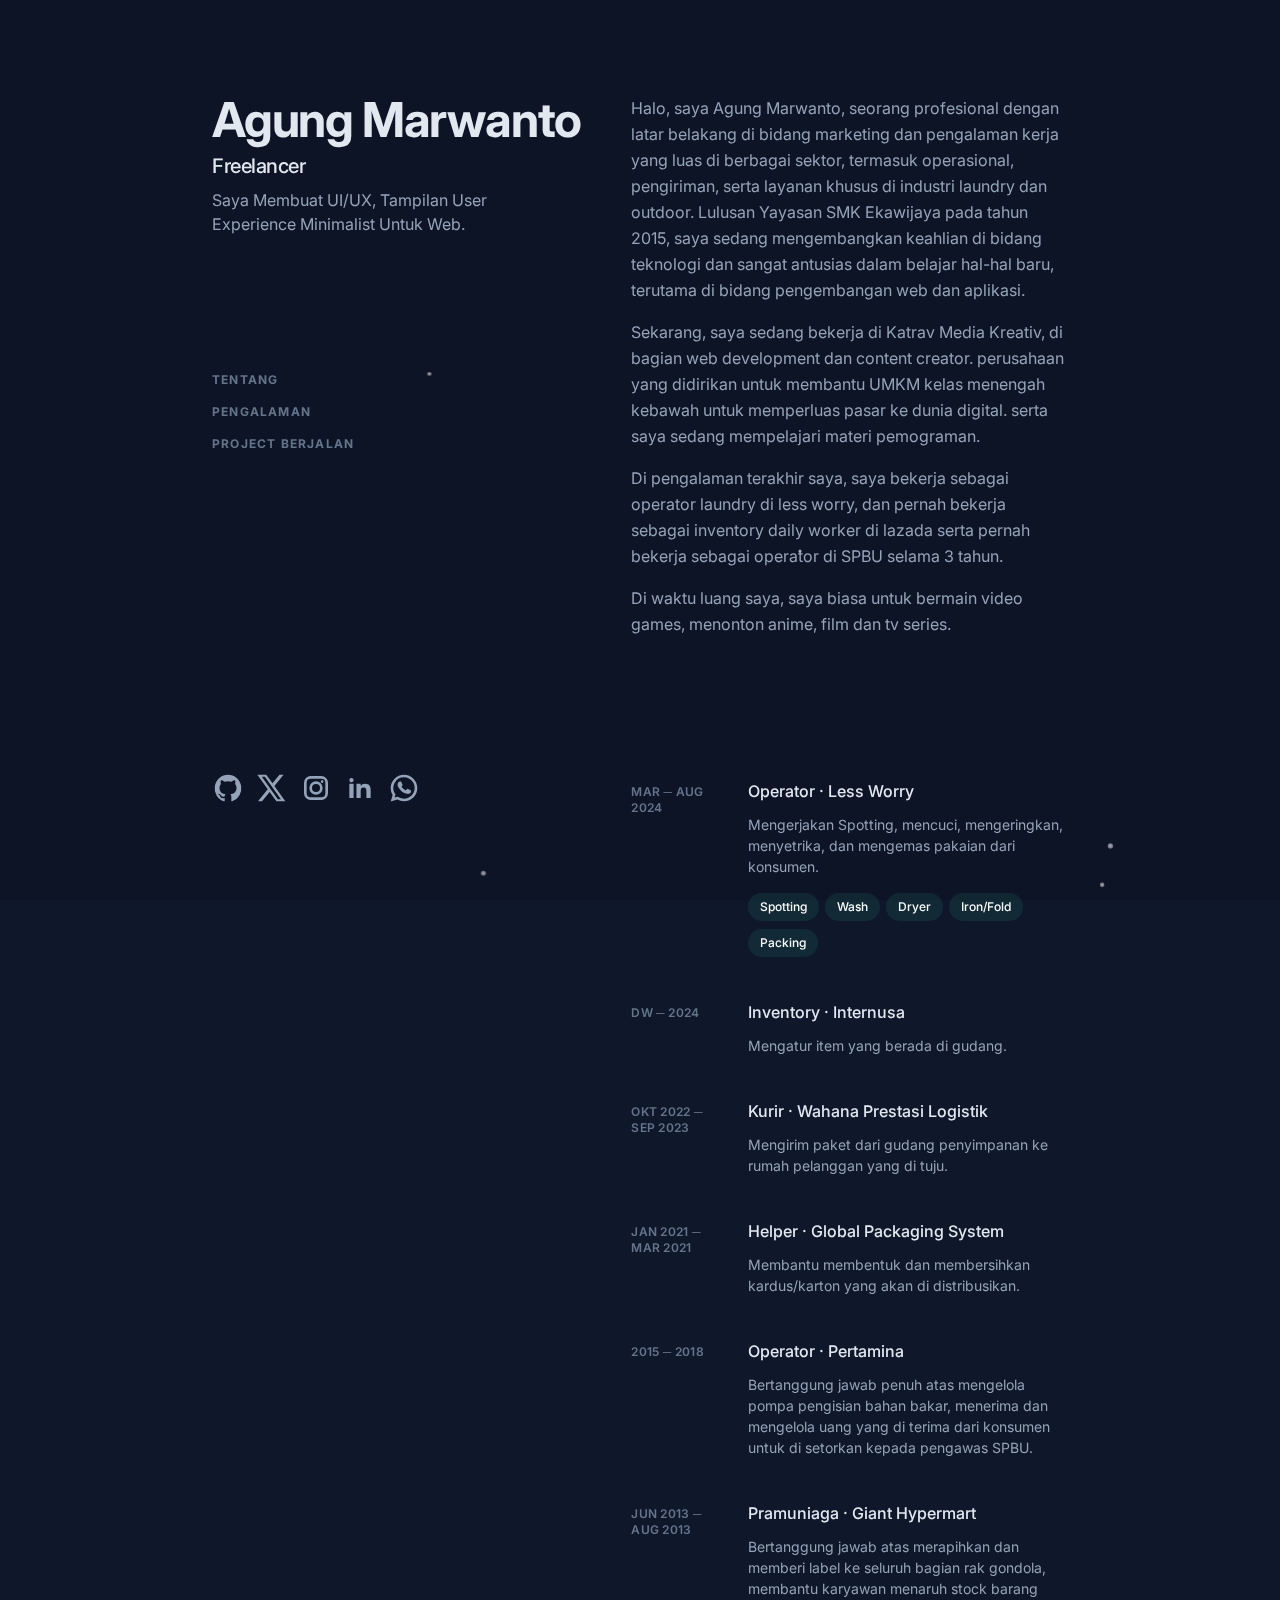
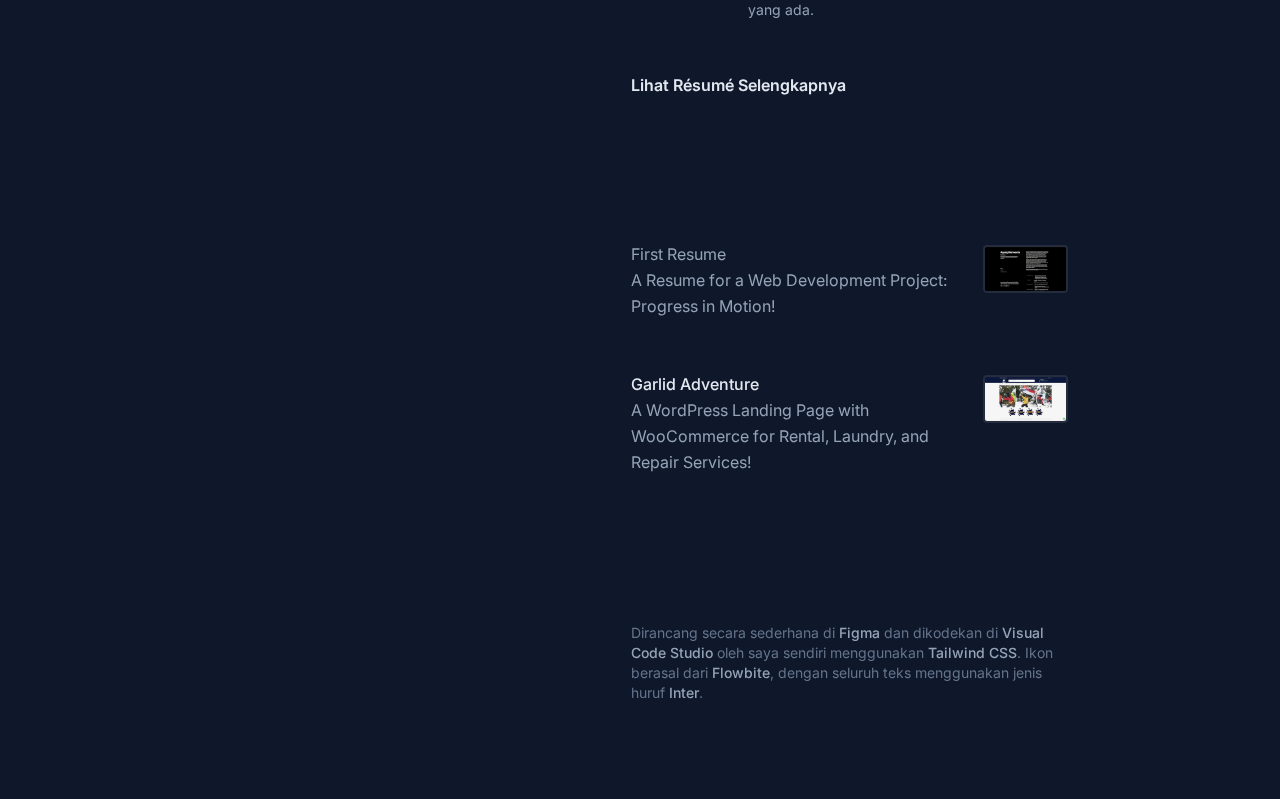
<file: index.html>
<!DOCTYPE html>
<html lang="id">

<head>
    <meta charset="UTF-8">
    <meta name="viewport" content="width=device-width, initial-scale=1.0">
    <title>Agung Marwanto</title>
    <link rel="preconnect" href="https://fonts.googleapis.com">
    <link rel="preconnect" href="https://fonts.gstatic.com" crossorigin>
    <link
        href="https://fonts.googleapis.com/css2?family=Inter:ital,opsz,wght@0,14..32,100..900;1,14..32,100..900&display=swap"
        rel="stylesheet">
    <link rel="stylesheet" href="css/styles.css">
    <style>
        /* Animated Dots Background */
        .animated-dots-container {
            position: fixed;
            top: 0;
            left: 0;
            width: 100vw;
            height: 100vh;
            z-index: -1;
            pointer-events: none;
        }

        .animated-dots-canvas {
            display: block;
            width: 100%;
            height: 100%;
            background: transparent;
        }

        /* Ensure content stays above background */
        #__Next {
            position: relative;
            z-index: 1;
        }
    </style>
</head>

<body class="bg-slate-900 leading-relaxed text-slate-400 antialiased scroll-smooth">
    <!-- Animated Dots Background -->
    <div id="dotsBackground" class="animated-dots-container"></div>
    <div id="__Next" class="relative">
        <div class="mx-auto min-h-screen max-w-screen-xl p-5 font-sans md:px-10 md:py-20 lg:py-0 lg:w-[70%]">
            <a href="#content"
                class="absolute left-0 top-0 block rounded -translate-x-full font-bold uppercase tracking-widest text-white focus-visible:translate-x-0 ">Langsung
                Ke Content</a>
            <div class="lg:flex lg:justify-between lg:gap-4">
                <header
                    class="lg:sticky lg:top-0 lg:flex lg:max-h-screen lg:w-[48%] lg:flex-col lg:justify-between lg:py-24">
                    <div>
                        <h1 class="text-4xl tracking-tight font-bold text-slate-200 sm:text-5xl"><a
                                href="/index.html">Agung Marwanto</a></h1>
                        <h2 class="mt-2 text-lg font-medium tracking-tight text-slate-200 sm:text-xl">Freelancer</h2>
                        <p class="mt-2 max-w-xs leading-normal">Saya Membuat UI/UX, Tampilan User Experience Minimalist
                            Untuk Web.</p>
                        <nav class="hidden lg:block" aria-label="Halaman Yang Dituju">
                            <ul class="mt-32 w-max">
                                <li><a class="group flex items-center py-2" href="#tentang">
                                        <span
                                            class="text-xs font-bold uppercase tracking-widest text-slate-500 group-hover:text-slate-200 group-focus-visible:text-slate-200 transform hover:translate-x-5 transition-colors duration-300">Tentang</span>
                                    </a></li>
                                <li><a class="group flex items-center py-2" href="#pengalaman">
                                        <span
                                            class="text-xs font-bold uppercase tracking-widest text-slate-500 group-hover:text-slate-200 group-focus-visible:text-slate-200 transform hover:translate-x-5 transition-colors duration-300">Pengalaman</span>
                                    </a></li>
                                <li><a class="group flex items-center py-2" href="#project">
                                        <span
                                            class="text-xs font-bold uppercase tracking-widest text-slate-500 group-hover:text-slate-200 group-focus-visible:text-slate-200 transform hover:translate-x-5 transition-colors duration-300">Project
                                            Berjalan</span>
                                    </a></li>
                            </ul>
                        </nav>
                    </div>
                    <ul class="mt-20 flex items-center" aria-label="Social Media Links">
                        <!-- GitHub -->
                        <li class="mr-3 shrink-0 text-xs">
                            <a class="block hover:text-slate-200" href="https://github.com/DevError-pixel"
                                target="_blank" rel="noopener noreferrer" aria-label="Visit GitHub profile in a new tab"
                                title="GitHub">
                                <span class="sr-only">GitHub</span>
                                <svg class="w-8 h-8 text-slate-400 hover:text-slate-200 transition-colors duration-300"
                                    aria-hidden="true" xmlns="http://www.w3.org/2000/svg" width="24" height="24"
                                    fill="currentColor" viewBox="0 0 24 24">
                                    <path fill-rule="evenodd"
                                        d="M12.006 2a9.847 9.847 0 0 0-6.484 2.44 10.32 10.32 0 0 0-3.393 6.17 10.48 10.48 0 0 0 1.317 6.955 10.045 10.045 0 0 0 5.4 4.418c.504.095.683-.223.683-.494 0-.245-.01-1.052-.014-1.908-2.78.62-3.366-1.21-3.366-1.21a2.711 2.711 0 0 0-1.11-1.5c-.907-.637.07-.621.07-.621.317.044.62.163.885.346.266.183.487.426.647.71.135.253.318.476.538.655a2.079 2.079 0 0 0 2.37.196c.045-.52.27-1.006.635-1.37-2.219-.259-4.554-1.138-4.554-5.07a4.022 4.022 0 0 1 1.031-2.75 3.77 3.77 0 0 1 .096-2.713s.839-.275 2.749 1.05a9.26 9.26 0 0 1 5.004 0c1.906-1.325 2.74-1.05 2.74-1.05.37.858.406 1.828.101 2.713a4.017 4.017 0 0 1 1.029 2.75c0 3.939-2.339 4.805-4.564 5.058a2.471 2.471 0 0 1 .679 1.897c0 1.372-.012 2.477-.012 2.814 0 .272.18.592.687.492a10.05 10.05 0 0 0 5.388-4.421 10.473 10.473 0 0 0 1.313-6.948 10.32 10.32 0 0 0-3.39-6.165A9.847 9.847 0 0 0 12.007 2Z"
                                        clip-rule="evenodd" />
                                </svg>
                            </a>
                        </li>
                        <!-- Twitter -->
                        <li class="mr-3 shrink-0 text-xs">
                            <a class="block hover:text-slate-200" href="https://x.com/AgungDez" target="_blank"
                                rel="noopener noreferrer" aria-label="Visit Twitter profile in a new tab"
                                title="Twitter">
                                <svg class="w-8 h-8 text-slate-400 hover:text-slate-200 transition-colors duration-300"
                                    aria-hidden="true" xmlns="http://www.w3.org/2000/svg" width="24" height="24"
                                    fill="currentColor" viewBox="0 0 24 24">
                                    <path
                                        d="M13.795 10.533 20.68 2h-3.073l-5.255 6.517L7.69 2H1l7.806 10.91L1.47 22h3.074l5.705-7.07L15.31 22H22l-8.205-11.467Zm-2.38 2.95L9.97 11.464 4.36 3.627h2.31l4.528 6.317 1.443 2.02 6.018 8.409h-2.31l-4.934-6.89Z" />
                                </svg>
                            </a>
                        </li>
                        <!-- Instagram -->
                        <li class="mr-3 shrink-0 text-xs">
                            <a class="block hover:text-slate-200 transition" href="https://www.instagram.com/__agungm/"
                                target="_blank" rel="noopener noreferrer"
                                aria-label="Visit Instagram profile in a new tab" title="Instagram">
                                <span class="sr-only">Instagram</span>
                                <svg class="w-8 h-8 text-slate-400 hover:text-slate-200 transition-colors duration-300"
                                    aria-hidden="true" xmlns="http://www.w3.org/2000/svg" width="24" height="24"
                                    fill="none" viewBox="0 0 24 24">
                                    <path fill="currentColor" fill-rule="evenodd"
                                        d="M3 8a5 5 0 0 1 5-5h8a5 5 0 0 1 5 5v8a5 5 0 0 1-5 5H8a5 5 0 0 1-5-5V8Zm5-3a3 3 0 0 0-3 3v8a3 3 0 0 0 3 3h8a3 3 0 0 0 3-3V8a3 3 0 0 0-3-3H8Zm7.597 2.214a1 1 0 0 1 1-1h.01a1 1 0 1 1 0 2h-.01a1 1 0 0 1-1-1ZM12 9a3 3 0 1 0 0 6 3 3 0 0 0 0-6Zm-5 3a5 5 0 1 1 10 0 5 5 0 0 1-10 0Z"
                                        clip-rule="evenodd" />
                                </svg>
                        </li>
                        <!-- LinkedIn -->
                        <li class="mr-3 shrink-0 text-xs">
                            <a class="block hover:text-slate-200 transition"
                                href="https://www.linkedin.com/in/agungmarwanto/" target="_blank"
                                rel="noopener noreferrer" aria-label="Visit LinkedIn profile in a new tab"
                                title="LinkedIn">
                                <span class="sr-only">LinkedIn</span>
                                <svg class="w-8 h-8 text-slate-400 hover:text-slate-200 transition-colors duration-300"
                                    aria-hidden="true" xmlns="http://www.w3.org/2000/svg" width="24" height="24"
                                    fill="currentColor" viewBox="0 0 24 24">
                                    <path fill-rule="evenodd"
                                        d="M12.51 8.796v1.697a3.738 3.738 0 0 1 3.288-1.684c3.455 0 4.202 2.16 4.202 4.97V19.5h-3.2v-5.072c0-1.21-.244-2.766-2.128-2.766-1.827 0-2.139 1.317-2.139 2.676V19.5h-3.19V8.796h3.168ZM7.2 6.106a1.61 1.61 0 0 1-.988 1.483 1.595 1.595 0 0 1-1.743-.348A1.607 1.607 0 0 1 5.6 4.5a1.601 1.601 0 0 1 1.6 1.606Z"
                                        clip-rule="evenodd" />
                                    <path d="M7.2 8.809H4V19.5h3.2V8.809Z" />
                                </svg>
                        </li>
                        <!-- WhatsApp -->
                        <li class="mr-3 shrink-0 text-xs">
                            <a class="block hover:text-slate-200 transition" href="https://wa.me/6289605905457"
                                target="_blank" rel="noopener noreferrer" aria-label="Contact via WhatsApp"
                                title="WhatsApp">
                                <span class="sr-only">WhatsApp</span>
                                <svg class="w-8 h-8 text-slate-400 hover:text-slate-200 transition-colors duration-300"
                                    aria-hidden="true" xmlns="http://www.w3.org/2000/svg" width="24" height="24"
                                    fill="none" viewBox="0 0 24 24">
                                    <path fill="currentColor" fill-rule="evenodd"
                                        d="M12 4a8 8 0 0 0-6.895 12.06l.569.718-.697 2.359 2.32-.648.379.243A8 8 0 1 0 12 4ZM2 12C2 6.477 6.477 2 12 2s10 4.477 10 10-4.477 10-10 10a9.96 9.96 0 0 1-5.016-1.347l-4.948 1.382 1.426-4.829-.006-.007-.033-.055A9.958 9.958 0 0 1 2 12Z"
                                        clip-rule="evenodd" />
                                    <path fill="currentColor"
                                        d="M16.735 13.492c-.038-.018-1.497-.736-1.756-.83a1.008 1.008 0 0 0-.34-.075c-.196 0-.362.098-.49.291-.146.217-.587.732-.723.886-.018.02-.042.045-.057.045-.013 0-.239-.093-.307-.123-1.564-.68-2.751-2.313-2.914-2.589-.023-.04-.024-.057-.024-.057.005-.021.058-.074.085-.101.08-.079.166-.182.249-.283l.117-.14c.121-.14.175-.25.237-.375l.033-.066a.68.68 0 0 0-.02-.64c-.034-.069-.65-1.555-.715-1.711-.158-.377-.366-.552-.655-.552-.027 0 0 0-.112.005-.137.005-.883.104-1.213.311-.35.22-.94.924-.94 2.16 0 1.112.705 2.162 1.008 2.561l.041.06c1.161 1.695 2.608 2.951 4.074 3.537 1.412.564 2.081.63 2.461.63.16 0 .288-.013.4-.024l.072-.007c.488-.043 1.56-.599 1.804-1.276.192-.534.243-1.117.115-1.329-.088-.144-.239-.216-.43-.308Z" />
                                </svg>
                            </a>
                        </li>
                    </ul>
                </header>
                <div id="content" class="pt-24 lg:w-[52%] lg:py-24 scroll-smooth">
                    <section id="tentang" class="mb-16 scroll-mt-16 md:mb-24 lg:mb-36 lg:scroll-mt-24">
                        <div
                            class="sticky top-0 z-20 -mx-6 mb-4 w-screen bg-slate-900/75 px-6 py-5 backdrop-blur md:mx-12 md:px-12 lg:sr-only lg:relative lg:top-auto lg:mx-auto lg:w-full lg:px-0 lg:py-0 lg:opacity-0">
                            <h2 class="text-sm font-bold uppercase tracking-widest text-slate-200 lg:sr-only">Tentang
                                Saya</h2>
                        </div>
                        <div>
                            <p class="mb-4">Halo, saya Agung Marwanto, seorang profesional dengan latar belakang di
                                bidang marketing
                                dan pengalaman kerja yang luas di berbagai sektor, termasuk operasional, pengiriman,
                                serta
                                layanan
                                khusus di industri laundry dan outdoor. Lulusan Yayasan SMK Ekawijaya pada tahun 2015,
                                saya
                                sedang
                                mengembangkan keahlian di bidang teknologi dan sangat antusias dalam belajar hal-hal
                                baru,
                                terutama
                                di bidang pengembangan web dan aplikasi.</p>
                            <p class="mb-4">Sekarang, saya sedang bekerja di Katrav Media Kreativ, di bagian web
                                development dan
                                content creator. perusahaan yang didirikan untuk membantu UMKM kelas menengah kebawah
                                untuk
                                memperluas pasar ke dunia digital. serta saya sedang mempelajari materi pemograman.</p>
                            <p class="mb-4">Di pengalaman terakhir saya, saya bekerja sebagai operator laundry di less
                                worry, dan
                                pernah bekerja sebagai inventory daily worker di lazada serta pernah bekerja sebagai
                                operator di
                                SPBU selama 3 tahun.</p>
                            <p>Di waktu luang saya, saya biasa untuk bermain video games, menonton anime, film dan tv
                                series.</p>
                        </div>
                    </section>
                    <section id="pengalaman" class="mb-16 scroll-mt-16 md:mb-24 lg:mb-36 lg:scroll-mt-24">
                        <div
                            class="sticky top-0 z-20 -mx-6 mb-4 w-screen bg-slate-900/75 px-6 py-5 backdrop-blur md:mx-12 md:px-12 lg:sr-only lg:relative lg:top-auto lg:mx-auto lg:w-full lg:px-0 lg:py-0 lg:opacity-0">
                            <h2 class="text-sm font-bold uppercase tracking-widest text-slate-200 lg:sr-only">Pengalaman
                            </h2>
                        </div>
                        <div>
                            <ol class="group-list">
                                <li class="mb-10">
                                    <div
                                        class="group relative grid pb-1 transition-all sm:grid-cols-8 sm:gap-8 md:gap-4 lg:hover:!opacity-100 lg:group-hover/list:opacity-50">
                                        <div
                                            class="absolute -inset-x-4 -inset-y-4 z-0 hidden rounded-md transition motion-reduce:transition-none lg:-inset-x-6 lg:block lg:group-hover:bg-slate-800/50 lg:group-hover:shadow-[inset_0_1px_0_0_rgba(148,163,184,0,1)] lg:group-hover:drop-shadow-lg">
                                        </div>
                                        <header
                                            class="z-10 mb-2 mt-1 text-xs font-semibold uppercase tracking-wide text-slate-500 sm:col-span-2"
                                            aria-label="Mar sampai Agustus 2024">Mar ─ Aug 2024</header>
                                        <div class="z-10 sm:col-span-6">
                                            <h3 class="font-medium leading-snug text-slate-200">Operator · Less Worry
                                            </h3>
                                            <p class="mt-3 text-sm leading-normal">Mengerjakan Spotting, mencuci,
                                                mengeringkan, menyetrika, dan mengemas pakaian
                                                dari
                                                konsumen.</p>
                                            <ul class="mt-2 flex flex-wrap" aria-label="Kemampuan yang digunakan">
                                                <li class="mr-1.5 mt-2">
                                                    <div
                                                        class="flex items-center rounded-full bg-emerald-400/10 px-3 py-1 text-xs font-medium leading-5 text-slate-50">
                                                        Spotting</div>
                                                </li>
                                                <li class="mr-1.5 mt-2">
                                                    <div
                                                        class="flex items-center rounded-full bg-emerald-400/10 px-3 py-1 text-xs font-medium leading-5 text-slate-50">
                                                        Wash</div>
                                                </li>
                                                <li class="mr-1.5 mt-2">
                                                    <div
                                                        class="flex items-center rounded-full bg-emerald-400/10 px-3 py-1 text-xs font-medium leading-5 text-slate-50">
                                                        Dryer</div>
                                                </li>
                                                <li class="mr-1.5 mt-2">
                                                    <div
                                                        class="flex items-center rounded-full bg-emerald-400/10 px-3 py-1 text-xs font-medium leading-5 text-slate-50">
                                                        Iron/Fold</div>
                                                </li>
                                                <li class="mr-1.5 mt-2">
                                                    <div
                                                        class="flex items-center rounded-full bg-emerald-400/10 px-3 py-1 text-xs font-medium leading-5 text-slate-50">
                                                        Packing</div>
                                                </li>
                                            </ul>
                                        </div>
                                    </div>
                                </li>
                                <li class="mb-10">
                                    <div
                                        class="group relative grid pb-1 transition-all sm:grid-cols-8 sm:gap-8 md:gap-4 lg:hover:!opacity-100 lg:group-hover/list:opacity-50">
                                        <div
                                            class="absolute -inset-x-4 -inset-y-4 z-0 hidden rounded-md transition motion-reduce:transition-none lg:-inset-x-6 lg:block lg:group-hover:bg-slate-800/50 lg:group-hover:shadow-[inset_0_1px_0_0_rgba(148,163,184,0,1)] lg:group-hover:drop-shadow-lg">
                                        </div>
                                        <header
                                            class="z-10 mb-2 mt-1 text-xs font-semibold uppercase tracking-wide text-slate-500 sm:col-span-2"
                                            aria-label="Daily Worker Sampai 2024">Dw ─ 2024</header>
                                        <div class="z-10 sm:col-span-6">
                                            <h3 class="font-medium leading-snug text-slate-200">Inventory · Internusa
                                            </h3>
                                            <p class="mt-3 text-sm leading-normal">Mengatur item yang berada di gudang.
                                            </p>
                                        </div>
                                    </div>
                                </li>
                                <li class="mb-10">
                                    <div
                                        class="group relative grid pb-1 transition-all sm:grid-cols-8 sm:gap-8 md:gap-4 lg:hover:!opacity-100 lg:group-hover/list:opacity-50">
                                        <div
                                            class="absolute -inset-x-4 -inset-y-4 z-0 hidden rounded-md transition motion-reduce:transition-none lg:-inset-x-6 lg:block lg:group-hover:bg-slate-800/50 lg:group-hover:shadow-[inset_0_1px_0_0_rgba(148,163,184,0,1)] lg:group-hover:drop-shadow-lg">
                                        </div>
                                        <header
                                            class="z-10 mb-2 mt-1 text-xs font-semibold uppercase tracking-wide text-slate-500 sm:col-span-2">
                                            OKT 2022 ─ SEP 2023</header>
                                        <div class="z-10 sm:col-span-6">
                                            <h3 class="font-medium leading-snug text-slate-200">Kurir · Wahana Prestasi
                                                Logistik</h3>
                                            <p class="mt-3 text-sm leading-normal">Mengirim paket dari gudang
                                                penyimpanan ke rumah pelanggan yang di tuju.</p>
                                        </div>
                                    </div>
                                </li>
                                <li class="mb-10">
                                    <div
                                        class="group relative grid pb-1 transition-all sm:grid-cols-8 sm:gap-8 md:gap-4 lg:hover:!opacity-100 lg:group-hover/list:opacity-50">
                                        <div
                                            class="absolute -inset-x-4 -inset-y-4 z-0 hidden rounded-md transition motion-reduce:transition-none lg:-inset-x-6 lg:block lg:group-hover:bg-slate-800/50 lg:group-hover:shadow-[inset_0_1px_0_0_rgba(148,163,184,0,1)] lg:group-hover:drop-shadow-lg">
                                        </div>
                                        <header
                                            class="z-10 mb-2 mt-1 text-xs font-semibold uppercase tracking-wide text-slate-500 sm:col-span-2">
                                            JAN 2021 ─ MAR 2021</header>
                                        <div class="z-10 sm:col-span-6">
                                            <h3 class="font-medium leading-snug text-slate-200">Helper · Global
                                                Packaging System</h3>
                                            <p class="mt-3 text-sm leading-normal">Membantu membentuk dan membersihkan
                                                kardus/karton yang akan di distribusikan.
                                            </p>
                                        </div>
                                    </div>
                                </li>
                                <li class="mb-10">
                                    <div
                                        class="group relative grid pb-1 transition-all sm:grid-cols-8 sm:gap-8 md:gap-4 lg:hover:!opacity-100 lg:group-hover/list:opacity-50">
                                        <div
                                            class="absolute -inset-x-4 -inset-y-4 z-0 hidden rounded-md transition motion-reduce:transition-none lg:-inset-x-6 lg:block lg:group-hover:bg-slate-800/50 lg:group-hover:shadow-[inset_0_1px_0_0_rgba(148,163,184,0,1)] lg:group-hover:drop-shadow-lg">
                                        </div>
                                        <header
                                            class="z-10 mb-2 mt-1 text-xs font-semibold uppercase tracking-wide text-slate-500 sm:col-span-2">
                                            2015 ─ 2018</header>
                                        <div class="z-10 sm:col-span-6">
                                            <h3 class="font-medium leading-snug text-slate-200">Operator · Pertamina
                                            </h3>
                                            <p class="mt-3 text-sm leading-normal">Bertanggung jawab penuh atas
                                                mengelola pompa pengisian bahan bakar, menerima
                                                dan
                                                mengelola
                                                uang yang di terima dari konsumen untuk di setorkan kepada pengawas
                                                SPBU.
                                            </p>
                                        </div>
                                    </div>
                                </li>
                                <li class="mb-10">
                                    <div
                                        class="group relative grid pb-1 transition-all sm:grid-cols-8 sm:gap-8 md:gap-4 lg:hover:!opacity-100 lg:group-hover/list:opacity-50">
                                        <div
                                            class="absolute -inset-x-4 -inset-y-4 z-0 hidden rounded-md transition motion-reduce:transition-none lg:-inset-x-6 lg:block lg:group-hover:bg-slate-800/50 lg:group-hover:shadow-[inset_0_1px_0_0_rgba(148,163,184,0,1)] lg:group-hover:drop-shadow-lg">
                                        </div>
                                        <header
                                            class="z-10 mb-2 mt-1 text-xs font-semibold uppercase tracking-wide text-slate-500 sm:col-span-2">
                                            JUN 2013 ─ AUG 2013</header>
                                        <div class="z-10 sm:col-span-6">
                                            <h3 class="font-medium leading-snug text-slate-200">Pramuniaga · Giant
                                                Hypermart</h3>
                                            <p class="mt-3 text-sm leading-normal">Bertanggung jawab atas merapihkan dan
                                                memberi label ke seluruh bagian rak
                                                gondola,
                                                membantu
                                                karyawan menaruh stock barang yang ada.</p>
                                        </div>
                                    </div>
                                </li>
                            </ol>
                            <div class="mt-12">
                                <a class="inline-flex items-baseline leading-tight text-slate-200 hover:text-slate-400 focus-visible:text-slate-400 font-semibold transition-colors text-base"
                                    href="/doc/CV 1-12-2024.pdf" target="_blank">Lihat Résumé Selengkapnya</a>
                            </div>
                        </div>
                    </section>
                    <section id="project" class="mb-16 scroll-mt-16 md:mb-24 lg:mb-36 lg:scroll-mt-24">
                        <div
                            class="sticky top-0 z-20 -mx-6 mb-4 w-screen bg-slate-900/75 px-6 py-5 backdrop-blur md:mx-12 md:px-12 lg:sr-only lg:relative lg:top-auto lg:mx-auto lg:w-full lg:px-0 lg:py-0 lg:opacity-0">
                            <h2 class="text-sm font-bold uppercase tracking-widest text-slate-200 lg:sr-only">Project
                            </h2>
                        </div>
                        <div>
                            <ul class="group/list">
                                <li class="mb-12">
                                    <div
                                        class="relative grid gap-4 pb-1 transition-all sm:grid-cols-8 sm:gap-8 md:gap-4 lg:hover:!opacity-100 lg:group-hover/list:opacity-50">
                                        <div
                                            class="absolute -inset-x-4 -inset-y-4 z-0 hidden rounded-md transition motion-reduce:transition-none lg:-inset-x-6 lg:block lg:group-hover:bg-slate-800/50 lg:group-hover:shadow-[inset_0_1px_0_0_rgba(148,163,184,0,1)] lg:group-hover:drop-shadow-lg">
                                        </div>
                                        <img class="aspect-video object-cover rounded border-2 border-slate-200/10 transition group-hover:border-slate-200/30 sm:order-1 sm:col-span-2 sm:translate-y-1"
                                            src="portofolio/Resume-thumbnail.png" alt="Resume Agung Marwanto">
                                        <div class="z-10 sm:col-span-6">
                                            <h3>First Resume</h3>
                                            <p>A Resume for a Web Development Project: Progress in Motion!</p>
                                        </div>
                                    </div>
                                </li>
                                <li class="mb-12">
                                    <div
                                        class="relative grid gap-4 pb-1 transition-all sm:grid-cols-8 sm:gap-8 md:gap-4 lg:hover:!opacity-100 lg:group-hover/list:opacity-50">
                                        <div
                                            class="absolute -inset-x-4 -inset-y-4 z-0 hidden rounded-md transition motion-reduce:transition-none lg:-inset-x-6 lg:block lg:group-hover:bg-slate-800/50 lg:group-hover:shadow-[inset_0_1px_0_0_rgba(148,163,184,0,1)] lg:group-hover:drop-shadow-lg">
                                        </div>
                                        <img class="aspect-video object-cover rounded border-2 border-slate-200/10 transition group-hover:border-slate-200/30 sm:order-1 sm:col-span-2 sm:translate-y-1"
                                            src="portofolio/Garlid-thumbnail.png"
                                            alt="Website Garlid Adventure">
                                        <div class="z-10 sm:col-span-6">
                                            <h3><a class="font-medium leading-tight text-slate-200"
                                                    href="https://garlidadventure.com/" target="_blank">Garlid
                                                    Adventure</a></h3>
                                            <p>A WordPress Landing Page with WooCommerce for Rental, Laundry, and Repair
                                                Services!
                                            </p>
                                        </div>
                                    </div>
                                </li>
                            </ul>
                        </div>
                    </section>
                    <footer class="max-w-lg pb-16 text-sm text-slate-500 sm:pb-0">
                        <!-- Copyright!! -->
                        <p>Dirancang secara sederhana di <a
                                class="font-medium text-slate-400 hover:text-slate-200 transition-colors"
                                href="https://www.figma.com/" target="_blank">Figma</a> dan dikodekan di <a
                                class="font-medium text-slate-400 hover:text-slate-200 transition-colors"
                                href="https://code.visualstudio.com/" target="_blank">Visual Code Studio</a> oleh saya
                            sendiri menggunakan <a
                                class="font-medium text-slate-400 hover:text-slate-200 transition-colors"
                                href="https://tailwindcss.com/">Tailwind CSS</a>.
                            Ikon berasal dari <a
                                class="font-medium text-slate-400 hover:text-slate-200 transition-colors"
                                href="https://flowbite.com/icons/">Flowbite</a>, dengan seluruh teks menggunakan jenis
                            huruf <a class="font-medium text-slate-400 hover:text-slate-200 transition-colors"
                                href="https://rsms.me/inter/" target="_blank">Inter</a>.
                        </p>
                    </footer>
                </div>
            </div>
        </div>
    </div>
    <script>
        // Animated Dots Background
        class AnimatedDotsBackground {
            constructor(containerId, options = {}) {
                this.container = document.getElementById(containerId);
                if (!this.container) return;

                this.options = {
                    dotCount: options.dotCount || 5,
                    dotColor: options.dotColor || 'rgba(255, 255, 255, 0.6)',
                    speed: options.speed || 0.7,
                    trailIntensity: options.trailIntensity || 0.03,
                    dotSizeRange: options.dotSizeRange || [1, 3],
                    opacityRange: options.opacityRange || [0.2, 0.4],
                    ...options
                };

                this.canvas = null;
                this.ctx = null;
                this.dots = [];
                this.animationId = null;
                this.isRunning = false;

                this.init();
            }

            init() {
                this.createCanvas();
                this.createDots();
                this.bindEvents();
                this.start();
            }

            createCanvas() {
                this.canvas = document.createElement('canvas');
                this.canvas.className = 'animated-dots-canvas';
                this.ctx = this.canvas.getContext('2d');
                this.container.appendChild(this.canvas);
                this.resize();
            }

            createDots() {
                this.dots = [];
                for (let i = 0; i < this.options.dotCount; i++) {
                    this.dots.push(new Dot(this.canvas.width, this.canvas.height, this.options));
                }
            }

            resize() {
                if (!this.canvas) return;
                this.canvas.width = window.innerWidth;
                this.canvas.height = window.innerHeight;
            }

            animate() {
                if (!this.isRunning) return;

                this.ctx.fillStyle = `rgba(0, 0, 0, ${this.options.trailIntensity})`;
                this.ctx.fillRect(0, 0, this.canvas.width, this.canvas.height);

                this.dots.forEach(dot => {
                    dot.update(this.canvas.width, this.canvas.height);
                    dot.draw(this.ctx);
                });

                this.animationId = requestAnimationFrame(() => this.animate());
            }

            start() {
                if (this.isRunning) return;
                this.isRunning = true;
                this.animate();
            }

            stop() {
                if (!this.isRunning) return;
                this.isRunning = false;
                if (this.animationId) {
                    cancelAnimationFrame(this.animationId);
                    this.animationId = null;
                }
            }

            bindEvents() {
                window.addEventListener('resize', () => this.resize());
                document.addEventListener('visibilitychange', () => {
                    if (document.hidden) {
                        this.stop();
                    } else {
                        this.start();
                    }
                });
            }
        }

        class Dot {
            constructor(canvasWidth, canvasHeight, options) {
                this.options = options;
                this.reset(canvasWidth, canvasHeight);
            }

            reset(canvasWidth, canvasHeight) {
                this.x = Math.random() * canvasWidth;
                this.y = Math.random() * canvasHeight;
                this.size = Math.random() * (this.options.dotSizeRange[1] - this.options.dotSizeRange[0]) + this.options.dotSizeRange[0];
                this.opacity = Math.random() * (this.options.opacityRange[1] - this.options.opacityRange[0]) + this.options.opacityRange[0];

                const isHorizontal = Math.random() > 0.5;
                const speed = this.options.speed;

                if (isHorizontal) {
                    this.vx = (Math.random() > 0.5 ? 1 : -1) * (Math.random() * 1.2 + 0.3) * speed;
                    this.vy = 0;
                } else {
                    this.vx = 0;
                    this.vy = (Math.random() > 0.5 ? 1 : -1) * (Math.random() * 1.2 + 0.3) * speed;
                }
            }

            update(canvasWidth, canvasHeight) {
                this.x += this.vx;
                this.y += this.vy;

                if (this.x > canvasWidth || this.x < 0 || this.y > canvasHeight || this.y < 0) {
                    this.reset(canvasWidth, canvasHeight);
                }
            }

            draw(ctx) {
                const gradient = ctx.createRadialGradient(this.x, this.y, 0, this.x, this.y, this.size * 2);
                gradient.addColorStop(0, this.options.dotColor.replace(/[\d\.]+\)$/g, `${this.opacity})`));
                gradient.addColorStop(1, this.options.dotColor.replace(/[\d\.]+\)$/g, '0)'));

                ctx.fillStyle = gradient;
                ctx.beginPath();
                ctx.arc(this.x, this.y, this.size, 0, Math.PI * 2);
                ctx.fill();
            }
        }

        // Initialize animated background
        document.addEventListener('DOMContentLoaded', () => {
            new AnimatedDotsBackground('dotsBackground', {
                dotCount: 5,
                dotColor: 'rgba(255, 255, 255, 0.6)',
                speed: 0.7,
                trailIntensity: 0.03
            });
        });
    </script>
</body>

</html>
</file>
<file: css/styles.css>
@import url('https://fonts.googleapis.com/css2?family=Inter:ital,opsz,wght@0,14..32,100..900;1,14..32,100..900&display=swap');

*, ::before, ::after{
  --tw-border-spacing-x: 0;
  --tw-border-spacing-y: 0;
  --tw-translate-x: 0;
  --tw-translate-y: 0;
  --tw-rotate: 0;
  --tw-skew-x: 0;
  --tw-skew-y: 0;
  --tw-scale-x: 1;
  --tw-scale-y: 1;
  --tw-pan-x:  ;
  --tw-pan-y:  ;
  --tw-pinch-zoom:  ;
  --tw-scroll-snap-strictness: proximity;
  --tw-gradient-from-position:  ;
  --tw-gradient-via-position:  ;
  --tw-gradient-to-position:  ;
  --tw-ordinal:  ;
  --tw-slashed-zero:  ;
  --tw-numeric-figure:  ;
  --tw-numeric-spacing:  ;
  --tw-numeric-fraction:  ;
  --tw-ring-inset:  ;
  --tw-ring-offset-width: 0px;
  --tw-ring-offset-color: #fff;
  --tw-ring-color: rgb(59 130 246 / 0.5);
  --tw-ring-offset-shadow: 0 0 #0000;
  --tw-ring-shadow: 0 0 #0000;
  --tw-shadow: 0 0 #0000;
  --tw-shadow-colored: 0 0 #0000;
  --tw-blur:  ;
  --tw-brightness:  ;
  --tw-contrast:  ;
  --tw-grayscale:  ;
  --tw-hue-rotate:  ;
  --tw-invert:  ;
  --tw-saturate:  ;
  --tw-sepia:  ;
  --tw-drop-shadow:  ;
  --tw-backdrop-blur:  ;
  --tw-backdrop-brightness:  ;
  --tw-backdrop-contrast:  ;
  --tw-backdrop-grayscale:  ;
  --tw-backdrop-hue-rotate:  ;
  --tw-backdrop-invert:  ;
  --tw-backdrop-opacity:  ;
  --tw-backdrop-saturate:  ;
  --tw-backdrop-sepia:  ;
  --tw-contain-size:  ;
  --tw-contain-layout:  ;
  --tw-contain-paint:  ;
  --tw-contain-style:  ;
}

::backdrop{
  --tw-border-spacing-x: 0;
  --tw-border-spacing-y: 0;
  --tw-translate-x: 0;
  --tw-translate-y: 0;
  --tw-rotate: 0;
  --tw-skew-x: 0;
  --tw-skew-y: 0;
  --tw-scale-x: 1;
  --tw-scale-y: 1;
  --tw-pan-x:  ;
  --tw-pan-y:  ;
  --tw-pinch-zoom:  ;
  --tw-scroll-snap-strictness: proximity;
  --tw-gradient-from-position:  ;
  --tw-gradient-via-position:  ;
  --tw-gradient-to-position:  ;
  --tw-ordinal:  ;
  --tw-slashed-zero:  ;
  --tw-numeric-figure:  ;
  --tw-numeric-spacing:  ;
  --tw-numeric-fraction:  ;
  --tw-ring-inset:  ;
  --tw-ring-offset-width: 0px;
  --tw-ring-offset-color: #fff;
  --tw-ring-color: rgb(59 130 246 / 0.5);
  --tw-ring-offset-shadow: 0 0 #0000;
  --tw-ring-shadow: 0 0 #0000;
  --tw-shadow: 0 0 #0000;
  --tw-shadow-colored: 0 0 #0000;
  --tw-blur:  ;
  --tw-brightness:  ;
  --tw-contrast:  ;
  --tw-grayscale:  ;
  --tw-hue-rotate:  ;
  --tw-invert:  ;
  --tw-saturate:  ;
  --tw-sepia:  ;
  --tw-drop-shadow:  ;
  --tw-backdrop-blur:  ;
  --tw-backdrop-brightness:  ;
  --tw-backdrop-contrast:  ;
  --tw-backdrop-grayscale:  ;
  --tw-backdrop-hue-rotate:  ;
  --tw-backdrop-invert:  ;
  --tw-backdrop-opacity:  ;
  --tw-backdrop-saturate:  ;
  --tw-backdrop-sepia:  ;
  --tw-contain-size:  ;
  --tw-contain-layout:  ;
  --tw-contain-paint:  ;
  --tw-contain-style:  ;
}

/*
! tailwindcss v3.4.17 | MIT License | https://tailwindcss.com
*/

/*
1. Prevent padding and border from affecting element width. (https://github.com/mozdevs/cssremedy/issues/4)
2. Allow adding a border to an element by just adding a border-width. (https://github.com/tailwindcss/tailwindcss/pull/116)
*/

*,
::before,
::after {
  box-sizing: border-box;
  /* 1 */
  border-width: 0;
  /* 2 */
  border-style: solid;
  /* 2 */
  border-color: #e5e7eb;
  /* 2 */
}

::before,
::after {
  --tw-content: '';
}

/*
1. Use a consistent sensible line-height in all browsers.
2. Prevent adjustments of font size after orientation changes in iOS.
3. Use a more readable tab size.
4. Use the user's configured `sans` font-family by default.
5. Use the user's configured `sans` font-feature-settings by default.
6. Use the user's configured `sans` font-variation-settings by default.
7. Disable tap highlights on iOS
*/

html,
:host {
  line-height: 1.5;
  /* 1 */
  -webkit-text-size-adjust: 100%;
  /* 2 */
  -moz-tab-size: 4;
  /* 3 */
  -o-tab-size: 4;
     tab-size: 4;
  /* 3 */
  font-family: Inter, sans-serif;
  /* 4 */
  font-feature-settings: normal;
  /* 5 */
  font-variation-settings: normal;
  /* 6 */
  -webkit-tap-highlight-color: transparent;
  /* 7 */
}

/*
1. Remove the margin in all browsers.
2. Inherit line-height from `html` so users can set them as a class directly on the `html` element.
*/

body {
  margin: 0;
  /* 1 */
  line-height: inherit;
  /* 2 */
}

/*
1. Add the correct height in Firefox.
2. Correct the inheritance of border color in Firefox. (https://bugzilla.mozilla.org/show_bug.cgi?id=190655)
3. Ensure horizontal rules are visible by default.
*/

hr {
  height: 0;
  /* 1 */
  color: inherit;
  /* 2 */
  border-top-width: 1px;
  /* 3 */
}

/*
Add the correct text decoration in Chrome, Edge, and Safari.
*/

abbr:where([title]) {
  -webkit-text-decoration: underline dotted;
          text-decoration: underline dotted;
}

/*
Remove the default font size and weight for headings.
*/

h1,
h2,
h3,
h4,
h5,
h6 {
  font-size: inherit;
  font-weight: inherit;
}

/*
Reset links to optimize for opt-in styling instead of opt-out.
*/

a {
  color: inherit;
  text-decoration: inherit;
}

/*
Add the correct font weight in Edge and Safari.
*/

b,
strong {
  font-weight: bolder;
}

/*
1. Use the user's configured `mono` font-family by default.
2. Use the user's configured `mono` font-feature-settings by default.
3. Use the user's configured `mono` font-variation-settings by default.
4. Correct the odd `em` font sizing in all browsers.
*/

code,
kbd,
samp,
pre {
  font-family: ui-monospace, SFMono-Regular, Menlo, Monaco, Consolas, "Liberation Mono", "Courier New", monospace;
  /* 1 */
  font-feature-settings: normal;
  /* 2 */
  font-variation-settings: normal;
  /* 3 */
  font-size: 1em;
  /* 4 */
}

/*
Add the correct font size in all browsers.
*/

small {
  font-size: 80%;
}

/*
Prevent `sub` and `sup` elements from affecting the line height in all browsers.
*/

sub,
sup {
  font-size: 75%;
  line-height: 0;
  position: relative;
  vertical-align: baseline;
}

sub {
  bottom: -0.25em;
}

sup {
  top: -0.5em;
}

/*
1. Remove text indentation from table contents in Chrome and Safari. (https://bugs.chromium.org/p/chromium/issues/detail?id=999088, https://bugs.webkit.org/show_bug.cgi?id=201297)
2. Correct table border color inheritance in all Chrome and Safari. (https://bugs.chromium.org/p/chromium/issues/detail?id=935729, https://bugs.webkit.org/show_bug.cgi?id=195016)
3. Remove gaps between table borders by default.
*/

table {
  text-indent: 0;
  /* 1 */
  border-color: inherit;
  /* 2 */
  border-collapse: collapse;
  /* 3 */
}

/*
1. Change the font styles in all browsers.
2. Remove the margin in Firefox and Safari.
3. Remove default padding in all browsers.
*/

button,
input,
optgroup,
select,
textarea {
  font-family: inherit;
  /* 1 */
  font-feature-settings: inherit;
  /* 1 */
  font-variation-settings: inherit;
  /* 1 */
  font-size: 100%;
  /* 1 */
  font-weight: inherit;
  /* 1 */
  line-height: inherit;
  /* 1 */
  letter-spacing: inherit;
  /* 1 */
  color: inherit;
  /* 1 */
  margin: 0;
  /* 2 */
  padding: 0;
  /* 3 */
}

/*
Remove the inheritance of text transform in Edge and Firefox.
*/

button,
select {
  text-transform: none;
}

/*
1. Correct the inability to style clickable types in iOS and Safari.
2. Remove default button styles.
*/

button,
input:where([type='button']),
input:where([type='reset']),
input:where([type='submit']) {
  -webkit-appearance: button;
  /* 1 */
  background-color: transparent;
  /* 2 */
  background-image: none;
  /* 2 */
}

/*
Use the modern Firefox focus style for all focusable elements.
*/

:-moz-focusring {
  outline: auto;
}

/*
Remove the additional `:invalid` styles in Firefox. (https://github.com/mozilla/gecko-dev/blob/2f9eacd9d3d995c937b4251a5557d95d494c9be1/layout/style/res/forms.css#L728-L737)
*/

:-moz-ui-invalid {
  box-shadow: none;
}

/*
Add the correct vertical alignment in Chrome and Firefox.
*/

progress {
  vertical-align: baseline;
}

/*
Correct the cursor style of increment and decrement buttons in Safari.
*/

::-webkit-inner-spin-button,
::-webkit-outer-spin-button {
  height: auto;
}

/*
1. Correct the odd appearance in Chrome and Safari.
2. Correct the outline style in Safari.
*/

[type='search'] {
  -webkit-appearance: textfield;
  /* 1 */
  outline-offset: -2px;
  /* 2 */
}

/*
Remove the inner padding in Chrome and Safari on macOS.
*/

::-webkit-search-decoration {
  -webkit-appearance: none;
}

/*
1. Correct the inability to style clickable types in iOS and Safari.
2. Change font properties to `inherit` in Safari.
*/

::-webkit-file-upload-button {
  -webkit-appearance: button;
  /* 1 */
  font: inherit;
  /* 2 */
}

/*
Add the correct display in Chrome and Safari.
*/

summary {
  display: list-item;
}

/*
Removes the default spacing and border for appropriate elements.
*/

blockquote,
dl,
dd,
h1,
h2,
h3,
h4,
h5,
h6,
hr,
figure,
p,
pre {
  margin: 0;
}

fieldset {
  margin: 0;
  padding: 0;
}

legend {
  padding: 0;
}

ol,
ul,
menu {
  list-style: none;
  margin: 0;
  padding: 0;
}

/*
Reset default styling for dialogs.
*/

dialog {
  padding: 0;
}

/*
Prevent resizing textareas horizontally by default.
*/

textarea {
  resize: vertical;
}

/*
1. Reset the default placeholder opacity in Firefox. (https://github.com/tailwindlabs/tailwindcss/issues/3300)
2. Set the default placeholder color to the user's configured gray 400 color.
*/

input::-moz-placeholder, textarea::-moz-placeholder {
  opacity: 1;
  /* 1 */
  color: #9ca3af;
  /* 2 */
}

input::placeholder,
textarea::placeholder {
  opacity: 1;
  /* 1 */
  color: #9ca3af;
  /* 2 */
}

/*
Set the default cursor for buttons.
*/

button,
[role="button"] {
  cursor: pointer;
}

/*
Make sure disabled buttons don't get the pointer cursor.
*/

:disabled {
  cursor: default;
}

/*
1. Make replaced elements `display: block` by default. (https://github.com/mozdevs/cssremedy/issues/14)
2. Add `vertical-align: middle` to align replaced elements more sensibly by default. (https://github.com/jensimmons/cssremedy/issues/14#issuecomment-634934210)
   This can trigger a poorly considered lint error in some tools but is included by design.
*/

img,
svg,
video,
canvas,
audio,
iframe,
embed,
object {
  display: block;
  /* 1 */
  vertical-align: middle;
  /* 2 */
}

/*
Constrain images and videos to the parent width and preserve their intrinsic aspect ratio. (https://github.com/mozdevs/cssremedy/issues/14)
*/

img,
video {
  max-width: 100%;
  height: auto;
}

/* Make elements with the HTML hidden attribute stay hidden by default */

[hidden]:where(:not([hidden="until-found"])) {
  display: none;
}

.sr-only{
  position: absolute;
  width: 1px;
  height: 1px;
  padding: 0;
  margin: -1px;
  overflow: hidden;
  clip: rect(0, 0, 0, 0);
  white-space: nowrap;
  border-width: 0;
}

.pointer-events-none{
  pointer-events: none;
}

.absolute{
  position: absolute;
}

.relative{
  position: relative;
}

.sticky{
  position: sticky;
}

.-inset-x-4{
  left: -1rem;
  right: -1rem;
}

.-inset-y-4{
  top: -1rem;
  bottom: -1rem;
}

.left-0{
  left: 0px;
}

.top-0{
  top: 0px;
}

.z-0{
  z-index: 0;
}

.z-10{
  z-index: 10;
}

.z-20{
  z-index: 20;
}

.-mx-6{
  margin-left: -1.5rem;
  margin-right: -1.5rem;
}

.mx-auto{
  margin-left: auto;
  margin-right: auto;
}

.mb-10{
  margin-bottom: 2.5rem;
}

.mb-12{
  margin-bottom: 3rem;
}

.mb-16{
  margin-bottom: 4rem;
}

.mb-2{
  margin-bottom: 0.5rem;
}

.mb-4{
  margin-bottom: 1rem;
}

.ml-0{
  margin-left: 0px;
}

.mr-1\.5{
  margin-right: 0.375rem;
}

.mr-5{
  margin-right: 1.25rem;
}

.mt-1{
  margin-top: 0.25rem;
}

.mt-12{
  margin-top: 3rem;
}

.mt-2{
  margin-top: 0.5rem;
}

.mt-3{
  margin-top: 0.75rem;
}

.mt-32{
  margin-top: 8rem;
}

.mt-8{
  margin-top: 2rem;
}

.mt-52{
  margin-top: 13rem;
}

.mt-48{
  margin-top: 12rem;
}

.mt-4{
  margin-top: 1rem;
}

.mt-44{
  margin-top: 11rem;
}

.mt-40{
  margin-top: 10rem;
}

.mt-36{
  margin-top: 9rem;
}

.mt-16{
  margin-top: 4rem;
}

.mr-4{
  margin-right: 1rem;
}

.mt-10{
  margin-top: 2.5rem;
}

.mt-20{
  margin-top: 5rem;
}

.mr-2{
  margin-right: 0.5rem;
}

.mr-3{
  margin-right: 0.75rem;
}

.block{
  display: block;
}

.flex{
  display: flex;
}

.inline-flex{
  display: inline-flex;
}

.grid{
  display: grid;
}

.hidden{
  display: none;
}

.aspect-video{
  aspect-ratio: 16 / 9;
}

.h-6{
  height: 1.5rem;
}

.h-px{
  height: 1px;
}

.h-10{
  height: 2.5rem;
}

.h-8{
  height: 2rem;
}

.min-h-screen{
  min-height: 100vh;
}

.w-6{
  width: 1.5rem;
}

.w-max{
  width: -moz-max-content;
  width: max-content;
}

.w-screen{
  width: 100vw;
}

.w-8{
  width: 2rem;
}

.w-10{
  width: 2.5rem;
}

.max-w-xs{
  max-width: 20rem;
}

.max-w-max{
  max-width: -moz-max-content;
  max-width: max-content;
}

.max-w-md{
  max-width: 28rem;
}

.max-w-lg{
  max-width: 32rem;
}

.shrink-0{
  flex-shrink: 0;
}

.-translate-x-full{
  --tw-translate-x: -100%;
  transform: translate(var(--tw-translate-x), var(--tw-translate-y)) rotate(var(--tw-rotate)) skewX(var(--tw-skew-x)) skewY(var(--tw-skew-y)) scaleX(var(--tw-scale-x)) scaleY(var(--tw-scale-y));
}

.transform{
  transform: translate(var(--tw-translate-x), var(--tw-translate-y)) rotate(var(--tw-rotate)) skewX(var(--tw-skew-x)) skewY(var(--tw-skew-y)) scaleX(var(--tw-scale-x)) scaleY(var(--tw-scale-y));
}

.select-none{
  -webkit-user-select: none;
     -moz-user-select: none;
          user-select: none;
}

.scroll-mt-16{
  scroll-margin-top: 4rem;
}

.flex-wrap{
  flex-wrap: wrap;
}

.items-end{
  align-items: flex-end;
}

.items-center{
  align-items: center;
}

.items-baseline{
  align-items: baseline;
}

.gap-4{
  gap: 1rem;
}

.rounded{
  border-radius: 0.25rem;
}

.rounded-full{
  border-radius: 9999px;
}

.rounded-md{
  border-radius: 0.375rem;
}

.border-2{
  border-width: 2px;
}

.border{
  border-width: 1px;
}

.border-slate-200\/10{
  border-color: rgb(226 232 240 / 0.1);
}

.bg-emerald-400\/10{
  background-color: rgb(52 211 153 / 0.1);
}

.bg-slate-900{
  --tw-bg-opacity: 1;
  background-color: rgb(15 23 42 / var(--tw-bg-opacity, 1));
}

.bg-slate-900\/75{
  background-color: rgb(15 23 42 / 0.75);
}

.bg-slate-600{
  --tw-bg-opacity: 1;
  background-color: rgb(71 85 105 / var(--tw-bg-opacity, 1));
}

.object-cover{
  -o-object-fit: cover;
     object-fit: cover;
}

.p-5{
  padding: 1.25rem;
}

.px-3{
  padding-left: 0.75rem;
  padding-right: 0.75rem;
}

.px-6{
  padding-left: 1.5rem;
  padding-right: 1.5rem;
}

.py-1{
  padding-top: 0.25rem;
  padding-bottom: 0.25rem;
}

.py-2{
  padding-top: 0.5rem;
  padding-bottom: 0.5rem;
}

.py-5{
  padding-top: 1.25rem;
  padding-bottom: 1.25rem;
}

.pb-1{
  padding-bottom: 0.25rem;
}

.pb-16{
  padding-bottom: 4rem;
}

.pt-24{
  padding-top: 6rem;
}

.font-sans{
  font-family: Inter, sans-serif;
}

.text-4xl{
  font-size: 2.25rem;
  line-height: 2.5rem;
}

.text-base{
  font-size: 1rem;
  line-height: 1.5rem;
}

.text-sm{
  font-size: 0.875rem;
  line-height: 1.25rem;
}

.text-xl{
  font-size: 1.25rem;
  line-height: 1.75rem;
}

.text-xs{
  font-size: 0.75rem;
  line-height: 1rem;
}

.text-lg{
  font-size: 1.125rem;
  line-height: 1.75rem;
}

.font-bold{
  font-weight: 700;
}

.font-medium{
  font-weight: 500;
}

.font-semibold{
  font-weight: 600;
}

.uppercase{
  text-transform: uppercase;
}

.leading-5{
  line-height: 1.25rem;
}

.leading-normal{
  line-height: 1.5;
}

.leading-relaxed{
  line-height: 1.625;
}

.leading-snug{
  line-height: 1.375;
}

.leading-tight{
  line-height: 1.25;
}

.tracking-tight{
  letter-spacing: -0.025em;
}

.tracking-wide{
  letter-spacing: 0.025em;
}

.tracking-widest{
  letter-spacing: 0.1em;
}

.text-gray-800{
  --tw-text-opacity: 1;
  color: rgb(31 41 55 / var(--tw-text-opacity, 1));
}

.text-slate-200{
  --tw-text-opacity: 1;
  color: rgb(226 232 240 / var(--tw-text-opacity, 1));
}

.text-slate-400{
  --tw-text-opacity: 1;
  color: rgb(148 163 184 / var(--tw-text-opacity, 1));
}

.text-slate-50{
  --tw-text-opacity: 1;
  color: rgb(248 250 252 / var(--tw-text-opacity, 1));
}

.text-slate-500{
  --tw-text-opacity: 1;
  color: rgb(100 116 139 / var(--tw-text-opacity, 1));
}

.text-white{
  --tw-text-opacity: 1;
  color: rgb(255 255 255 / var(--tw-text-opacity, 1));
}

.text-slate-800{
  --tw-text-opacity: 1;
  color: rgb(30 41 59 / var(--tw-text-opacity, 1));
}

.antialiased{
  -webkit-font-smoothing: antialiased;
  -moz-osx-font-smoothing: grayscale;
}

.backdrop-blur{
  --tw-backdrop-blur: blur(8px);
  -webkit-backdrop-filter: var(--tw-backdrop-blur) var(--tw-backdrop-brightness) var(--tw-backdrop-contrast) var(--tw-backdrop-grayscale) var(--tw-backdrop-hue-rotate) var(--tw-backdrop-invert) var(--tw-backdrop-opacity) var(--tw-backdrop-saturate) var(--tw-backdrop-sepia);
  backdrop-filter: var(--tw-backdrop-blur) var(--tw-backdrop-brightness) var(--tw-backdrop-contrast) var(--tw-backdrop-grayscale) var(--tw-backdrop-hue-rotate) var(--tw-backdrop-invert) var(--tw-backdrop-opacity) var(--tw-backdrop-saturate) var(--tw-backdrop-sepia);
}

.transition{
  transition-property: color, background-color, border-color, text-decoration-color, fill, stroke, opacity, box-shadow, transform, filter, -webkit-backdrop-filter;
  transition-property: color, background-color, border-color, text-decoration-color, fill, stroke, opacity, box-shadow, transform, filter, backdrop-filter;
  transition-property: color, background-color, border-color, text-decoration-color, fill, stroke, opacity, box-shadow, transform, filter, backdrop-filter, -webkit-backdrop-filter;
  transition-timing-function: cubic-bezier(0.4, 0, 0.2, 1);
  transition-duration: 150ms;
}

.transition-all{
  transition-property: all;
  transition-timing-function: cubic-bezier(0.4, 0, 0.2, 1);
  transition-duration: 150ms;
}

.transition-colors{
  transition-property: color, background-color, border-color, text-decoration-color, fill, stroke;
  transition-timing-function: cubic-bezier(0.4, 0, 0.2, 1);
  transition-duration: 150ms;
}

.transition-opacity{
  transition-property: opacity;
  transition-timing-function: cubic-bezier(0.4, 0, 0.2, 1);
  transition-duration: 150ms;
}

.duration-1000{
  transition-duration: 1000ms;
}

.duration-300{
  transition-duration: 300ms;
}

.hover\:translate-x-5:hover{
  --tw-translate-x: 1.25rem;
  transform: translate(var(--tw-translate-x), var(--tw-translate-y)) rotate(var(--tw-rotate)) skewX(var(--tw-skew-x)) skewY(var(--tw-skew-y)) scaleX(var(--tw-scale-x)) scaleY(var(--tw-scale-y));
}

.hover\:fill-slate-600:hover{
  fill: #475569;
}

.hover\:text-slate-200:hover{
  --tw-text-opacity: 1;
  color: rgb(226 232 240 / var(--tw-text-opacity, 1));
}

.hover\:text-slate-400:hover{
  --tw-text-opacity: 1;
  color: rgb(148 163 184 / var(--tw-text-opacity, 1));
}

.hover\:underline:hover{
  text-decoration-line: underline;
}

.hover\:underline-offset-4:hover{
  text-underline-offset: 4px;
}

.hover\:underline-offset-1:hover{
  text-underline-offset: 1px;
}

.hover\:underline-offset-2:hover{
  text-underline-offset: 2px;
}

.hover\:transition-colors:hover{
  transition-property: color, background-color, border-color, text-decoration-color, fill, stroke;
  transition-timing-function: cubic-bezier(0.4, 0, 0.2, 1);
  transition-duration: 150ms;
}

.hover\:transition-all:hover{
  transition-property: all;
  transition-timing-function: cubic-bezier(0.4, 0, 0.2, 1);
  transition-duration: 150ms;
}

.hover\:transition:hover{
  transition-property: color, background-color, border-color, text-decoration-color, fill, stroke, opacity, box-shadow, transform, filter, -webkit-backdrop-filter;
  transition-property: color, background-color, border-color, text-decoration-color, fill, stroke, opacity, box-shadow, transform, filter, backdrop-filter;
  transition-property: color, background-color, border-color, text-decoration-color, fill, stroke, opacity, box-shadow, transform, filter, backdrop-filter, -webkit-backdrop-filter;
  transition-timing-function: cubic-bezier(0.4, 0, 0.2, 1);
  transition-duration: 150ms;
}

.focus-visible\:translate-x-0:focus-visible{
  --tw-translate-x: 0px;
  transform: translate(var(--tw-translate-x), var(--tw-translate-y)) rotate(var(--tw-rotate)) skewX(var(--tw-skew-x)) skewY(var(--tw-skew-y)) scaleX(var(--tw-scale-x)) scaleY(var(--tw-scale-y));
}

.focus-visible\:text-slate-400:focus-visible{
  --tw-text-opacity: 1;
  color: rgb(148 163 184 / var(--tw-text-opacity, 1));
}

.focus-visible\:text-slate-200:focus-visible{
  --tw-text-opacity: 1;
  color: rgb(226 232 240 / var(--tw-text-opacity, 1));
}

.group:hover .group-hover\:w-16{
  width: 4rem;
}

.group:hover .group-hover\:border-slate-200\/30{
  border-color: rgb(226 232 240 / 0.3);
}

.group:hover .group-hover\:bg-slate-200{
  --tw-bg-opacity: 1;
  background-color: rgb(226 232 240 / var(--tw-bg-opacity, 1));
}

.group:hover .group-hover\:text-slate-200{
  --tw-text-opacity: 1;
  color: rgb(226 232 240 / var(--tw-text-opacity, 1));
}

.group:focus-visible .group-focus-visible\:w-16{
  width: 4rem;
}

.group:focus-visible .group-focus-visible\:bg-slate-200{
  --tw-bg-opacity: 1;
  background-color: rgb(226 232 240 / var(--tw-bg-opacity, 1));
}

.group:focus-visible .group-focus-visible\:text-slate-200{
  --tw-text-opacity: 1;
  color: rgb(226 232 240 / var(--tw-text-opacity, 1));
}

@media (prefers-reduced-motion: reduce){
  .motion-reduce\:transition-none{
    transition-property: none;
  }
}

@media (min-width: 640px){
  .sm\:order-1{
    order: 1;
  }

  .sm\:order-2{
    order: 2;
  }

  .sm\:col-span-2{
    grid-column: span 2 / span 2;
  }

  .sm\:col-span-6{
    grid-column: span 6 / span 6;
  }

  .sm\:translate-y-1{
    --tw-translate-y: 0.25rem;
    transform: translate(var(--tw-translate-x), var(--tw-translate-y)) rotate(var(--tw-rotate)) skewX(var(--tw-skew-x)) skewY(var(--tw-skew-y)) scaleX(var(--tw-scale-x)) scaleY(var(--tw-scale-y));
  }

  .sm\:grid-cols-8{
    grid-template-columns: repeat(8, minmax(0, 1fr));
  }

  .sm\:gap-8{
    gap: 2rem;
  }

  .sm\:pb-0{
    padding-bottom: 0px;
  }

  .sm\:text-5xl{
    font-size: 3rem;
    line-height: 1;
  }

  .sm\:text-xl{
    font-size: 1.25rem;
    line-height: 1.75rem;
  }

  .sm\:text-sm{
    font-size: 0.875rem;
    line-height: 1.25rem;
  }

  .sm\:text-xs{
    font-size: 0.75rem;
    line-height: 1rem;
  }

  .sm\:text-2xl{
    font-size: 1.5rem;
    line-height: 2rem;
  }
}

@media (min-width: 1024px){
  .lg\:sr-only{
    position: absolute;
    width: 1px;
    height: 1px;
    padding: 0;
    margin: -1px;
    overflow: hidden;
    clip: rect(0, 0, 0, 0);
    white-space: nowrap;
    border-width: 0;
  }

  .lg\:relative{
    position: relative;
  }

  .lg\:sticky{
    position: sticky;
  }

  .lg\:-inset-x-6{
    left: -1.5rem;
    right: -1.5rem;
  }

  .lg\:top-0{
    top: 0px;
  }

  .lg\:top-auto{
    top: auto;
  }

  .lg\:mx-auto{
    margin-left: auto;
    margin-right: auto;
  }

  .lg\:mb-36{
    margin-bottom: 9rem;
  }

  .lg\:block{
    display: block;
  }

  .lg\:flex{
    display: flex;
  }

  .lg\:max-h-screen{
    max-height: 100vh;
  }

  .lg\:w-\[48\%\]{
    width: 48%;
  }

  .lg\:w-\[52\%\]{
    width: 52%;
  }

  .lg\:w-\[70\%\]{
    width: 70%;
  }

  .lg\:w-full{
    width: 100%;
  }

  .lg\:scroll-mt-24{
    scroll-margin-top: 6rem;
  }

  .lg\:flex-col{
    flex-direction: column;
  }

  .lg\:justify-between{
    justify-content: space-between;
  }

  .lg\:gap-4{
    gap: 1rem;
  }

  .lg\:px-0{
    padding-left: 0px;
    padding-right: 0px;
  }

  .lg\:py-0{
    padding-top: 0px;
    padding-bottom: 0px;
  }

  .lg\:py-24{
    padding-top: 6rem;
    padding-bottom: 6rem;
  }

  .lg\:opacity-0{
    opacity: 0;
  }

  .lg\:hover\:\!opacity-100:hover{
    opacity: 1 !important;
  }

  .group:hover .lg\:group-hover\:bg-slate-800\/50{
    background-color: rgb(30 41 59 / 0.5);
  }

  .group\/list:hover .lg\:group-hover\/list\:opacity-50{
    opacity: 0.5;
  }

  .group:hover .lg\:group-hover\:shadow-\[inset_0_1px_0_0_rgba\(148\2c 163\2c 184\2c 0\2c 1\)\]{
    --tw-shadow: inset 0 1px 0 0 rgba(148,163,184,0,1);
    --tw-shadow-colored: inset 0 1px 0 0 var(--tw-shadow-color);
    box-shadow: var(--tw-ring-offset-shadow, 0 0 #0000), var(--tw-ring-shadow, 0 0 #0000), var(--tw-shadow);
  }

  .group:hover .lg\:group-hover\:drop-shadow-lg{
    --tw-drop-shadow: drop-shadow(0 10px 8px rgb(0 0 0 / 0.04)) drop-shadow(0 4px 3px rgb(0 0 0 / 0.1));
    filter: var(--tw-blur) var(--tw-brightness) var(--tw-contrast) var(--tw-grayscale) var(--tw-hue-rotate) var(--tw-invert) var(--tw-saturate) var(--tw-sepia) var(--tw-drop-shadow);
  }
}

@media (prefers-color-scheme: dark){
  .dark\:text-white{
    --tw-text-opacity: 1;
    color: rgb(255 255 255 / var(--tw-text-opacity, 1));
  }

  .dark\:text-slate-800{
    --tw-text-opacity: 1;
    color: rgb(30 41 59 / var(--tw-text-opacity, 1));
  }

  .dark\:text-slate-200{
    --tw-text-opacity: 1;
    color: rgb(226 232 240 / var(--tw-text-opacity, 1));
  }
}
</file>
